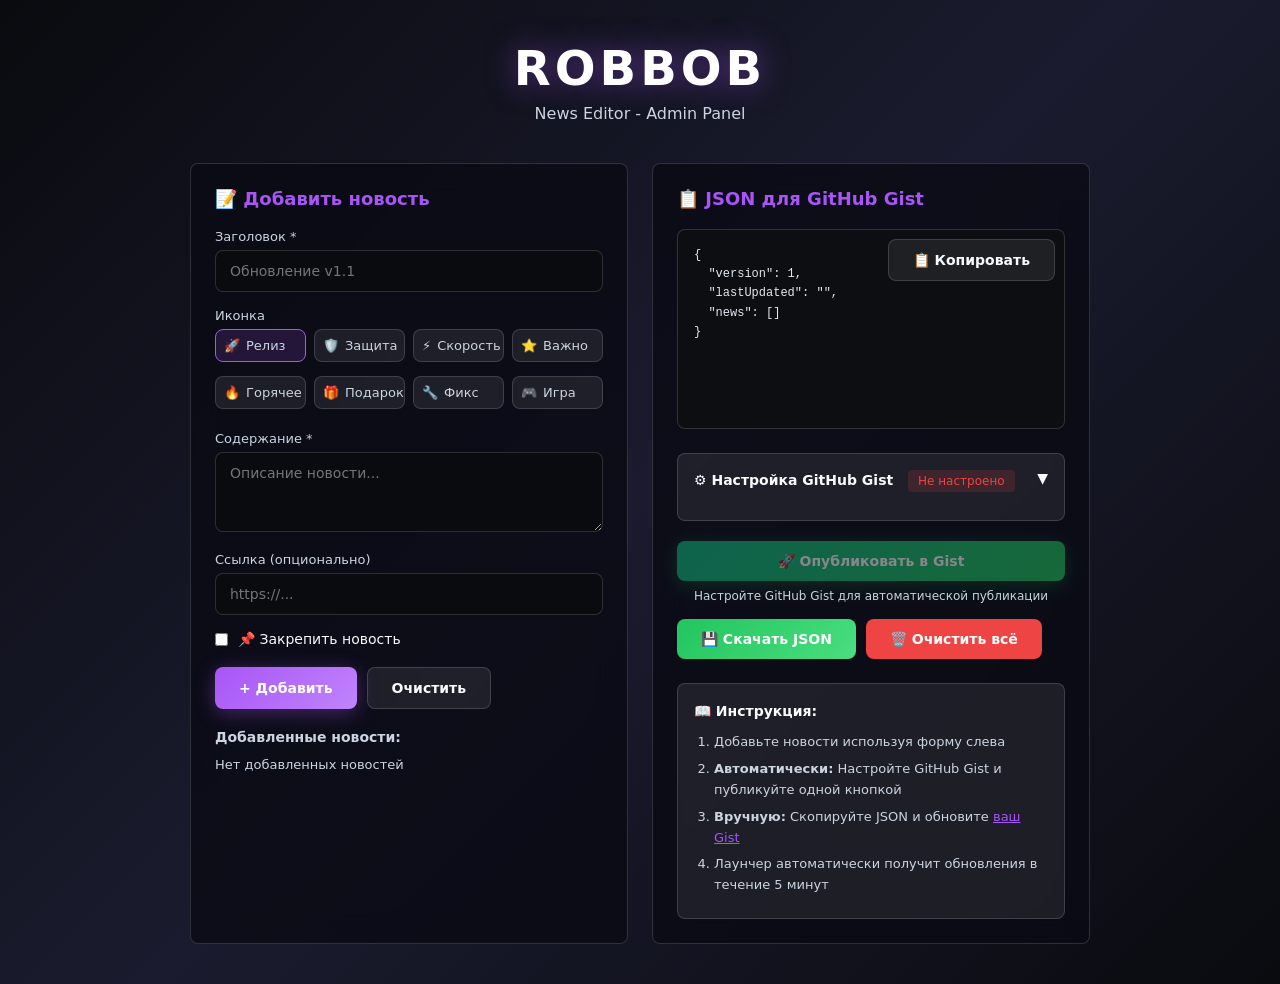
<file: admin/index.html>
<!DOCTYPE html>
<html lang="ru">
<head>
  <meta charset="UTF-8">
  <meta name="viewport" content="width=device-width, initial-scale=1.0">
  <title>RobBob News Editor</title>
  <style>
    :root {
      --bg-1: #0a0b0f;
      --bg-2: #12131a;
      --panel: rgba(10,10,20,0.8);
      --glass: rgba(255,255,255,0.08);
      --border: rgba(255,255,255,0.15);
      --accent: #a855f7;
      --accent-2: #c084fc;
      --green: #22c55e;
      --red: #ef4444;
      --muted: #cbd5e1;
      --text: #f8fafc;
      --radius: 8px;
    }

    * {
      box-sizing: border-box;
      margin: 0;
      padding: 0;
    }

    body {
      font-family: 'Inter', 'Segoe UI', system-ui, -apple-system, sans-serif;
      background: linear-gradient(135deg, #0a0b0f 0%, #1a1b2e 50%, #0a0b0f 100%);
      min-height: 100vh;
      color: var(--text);
      padding: 40px 20px;
    }

    .container {
      max-width: 900px;
      margin: 0 auto;
    }

    .header {
      text-align: center;
      margin-bottom: 40px;
    }

    .logo {
      font-size: 48px;
      font-weight: 900;
      letter-spacing: 4px;
      color: #ffffff;
      text-shadow: 0 0 30px rgba(168,85,247,0.5);
      margin-bottom: 8px;
    }

    .subtitle {
      color: var(--muted);
      font-size: 16px;
    }

    .layout {
      display: grid;
      grid-template-columns: 1fr 1fr;
      gap: 24px;
    }

    @media (max-width: 768px) {
      .layout {
        grid-template-columns: 1fr;
      }
    }

    .panel {
      background: var(--panel);
      border: 1px solid var(--border);
      border-radius: var(--radius);
      padding: 24px;
      backdrop-filter: blur(16px);
    }

    .panel h2 {
      color: var(--accent);
      font-size: 18px;
      margin-bottom: 20px;
      display: flex;
      align-items: center;
      gap: 8px;
    }

    .form-group {
      margin-bottom: 16px;
    }

    label {
      display: block;
      font-size: 13px;
      color: var(--muted);
      margin-bottom: 6px;
    }

    input, textarea, select {
      width: 100%;
      padding: 12px 14px;
      background: var(--bg-1);
      border: 1px solid var(--border);
      border-radius: var(--radius);
      color: var(--text);
      font-family: inherit;
      font-size: 14px;
      transition: border-color 0.2s;
    }

    input:focus, textarea:focus, select:focus {
      outline: none;
      border-color: var(--accent);
    }

    textarea {
      resize: vertical;
      min-height: 80px;
    }

    .checkbox-group {
      display: flex;
      align-items: center;
      gap: 10px;
    }

    .checkbox-group input {
      width: auto;
    }

    .checkbox-group label {
      margin-bottom: 0;
      color: var(--text);
      font-size: 14px;
    }

    .btn {
      padding: 12px 24px;
      border: none;
      border-radius: var(--radius);
      font-family: inherit;
      font-size: 14px;
      font-weight: 600;
      cursor: pointer;
      transition: all 0.2s;
      display: inline-flex;
      align-items: center;
      justify-content: center;
      gap: 8px;
    }

    .btn-primary {
      background: linear-gradient(135deg, var(--accent), var(--accent-2));
      color: #fff;
      box-shadow: 0 4px 20px rgba(168,85,247,0.35);
    }

    .btn-primary:hover {
      filter: brightness(1.1);
      transform: translateY(-2px);
    }

    .btn-success {
      background: linear-gradient(135deg, var(--green), #4ade80);
      color: #fff;
    }

    .btn-success:hover {
      filter: brightness(1.1);
    }

    .btn-danger {
      background: var(--red);
      color: #fff;
    }

    .btn-ghost {
      background: var(--glass);
      color: var(--text);
      border: 1px solid var(--border);
    }

    .btn-ghost:hover {
      background: rgba(255,255,255,0.12);
    }

    .btn-group {
      display: flex;
      gap: 10px;
      margin-top: 20px;
    }

    .output-area {
      position: relative;
    }

    #jsonOutput {
      background: #0d0e12;
      border: 1px solid var(--border);
      border-radius: var(--radius);
      padding: 16px;
      font-family: 'Fira Code', 'Consolas', monospace;
      font-size: 12px;
      line-height: 1.6;
      color: #e2e8f0;
      white-space: pre-wrap;
      word-break: break-word;
      max-height: 400px;
      overflow-y: auto;
      min-height: 200px;
    }

    .copy-btn {
      position: absolute;
      top: 10px;
      right: 10px;
    }

    .news-list {
      margin-top: 20px;
    }

    .news-item {
      background: var(--glass);
      border: 1px solid var(--border);
      border-radius: var(--radius);
      padding: 14px;
      margin-bottom: 10px;
      display: flex;
      align-items: center;
      gap: 12px;
    }

    .news-item.pinned {
      border-color: var(--accent);
    }

    .news-item-icon {
      font-size: 24px;
    }

    .news-item-content {
      flex: 1;
      min-width: 0;
    }

    .news-item-title {
      font-weight: 600;
      font-size: 14px;
      margin-bottom: 4px;
      white-space: nowrap;
      overflow: hidden;
      text-overflow: ellipsis;
    }

    .news-item-date {
      font-size: 11px;
      color: var(--muted);
    }

    .news-item-actions {
      display: flex;
      gap: 6px;
    }

    .news-item-actions button {
      padding: 6px 10px;
      font-size: 12px;
    }

    .toast {
      position: fixed;
      bottom: 20px;
      right: 20px;
      padding: 14px 20px;
      background: var(--panel);
      border: 1px solid var(--green);
      border-radius: var(--radius);
      color: var(--text);
      font-size: 14px;
      animation: slideUp 0.3s ease;
      z-index: 1000;
    }

    @keyframes slideUp {
      from {
        transform: translateY(20px);
        opacity: 0;
      }
      to {
        transform: translateY(0);
        opacity: 1;
      }
    }

    .instructions {
      background: var(--glass);
      border: 1px solid var(--border);
      border-radius: var(--radius);
      padding: 16px;
      margin-top: 24px;
      font-size: 13px;
      color: var(--muted);
      line-height: 1.6;
    }

    .instructions h3 {
      color: var(--text);
      font-size: 14px;
      margin-bottom: 10px;
    }

    .instructions ol {
      margin-left: 20px;
    }

    .instructions li {
      margin-bottom: 6px;
    }

    .instructions a {
      color: var(--accent);
    }

    .emoji-select {
      display: grid;
      grid-template-columns: repeat(auto-fill, minmax(80px, 1fr));
      gap: 8px;
    }

    .emoji-option {
      display: flex;
      align-items: center;
      gap: 6px;
      padding: 8px;
      background: var(--glass);
      border: 1px solid var(--border);
      border-radius: var(--radius);
      cursor: pointer;
      font-size: 13px;
      transition: all 0.2s;
    }

    .emoji-option:hover {
      border-color: var(--accent);
    }

    .emoji-option.selected {
      border-color: var(--accent);
      background: rgba(168,85,247,0.15);
    }

    .emoji-option input {
      display: none;
    }

    .gist-config {
      background: var(--glass);
      border: 1px solid var(--border);
      border-radius: var(--radius);
      padding: 16px;
      margin-top: 24px;
    }

    .gist-config h3 {
      color: var(--text);
      font-size: 14px;
      margin-bottom: 12px;
    }

    .gist-status {
      display: inline-flex;
      align-items: center;
      gap: 6px;
      padding: 4px 10px;
      border-radius: 4px;
      font-size: 12px;
      font-weight: 500;
      margin-left: 10px;
    }

    .gist-status.connected {
      background: rgba(34, 197, 94, 0.15);
      color: var(--green);
    }

    .gist-status.disconnected {
      background: rgba(239, 68, 68, 0.15);
      color: var(--red);
    }

    .gist-status.publishing {
      background: rgba(168, 85, 247, 0.15);
      color: var(--accent);
    }

    .btn-publish {
      background: linear-gradient(135deg, #10b981, #22c55e);
      color: #fff;
      width: 100%;
      box-shadow: 0 4px 20px rgba(34, 197, 94, 0.35);
    }

    .btn-publish:hover {
      filter: brightness(1.1);
    }

    .btn-publish:disabled {
      opacity: 0.5;
      cursor: not-allowed;
    }

    .publish-info {
      font-size: 12px;
      color: var(--muted);
      margin-top: 8px;
      text-align: center;
    }

    .collapsible-section {
      cursor: pointer;
      user-select: none;
    }

    .collapsible-section:hover h3 {
      color: var(--accent);
    }

    .collapsible-content {
      max-height: 0;
      overflow: hidden;
      transition: max-height 0.3s ease;
    }

    .collapsible-content.open {
      max-height: 500px;
    }

    .toggle-icon {
      float: right;
      transition: transform 0.3s;
    }

    .toggle-icon.open {
      transform: rotate(180deg);
    }
  </style>
</head>
<body>
  <div class="container">
    <header class="header">
      <div class="logo">ROBBOB</div>
      <div class="subtitle">News Editor - Admin Panel</div>
    </header>

    <div class="layout">
      <!-- Editor Panel -->
      <div class="panel">
        <h2>📝 Добавить новость</h2>
        
        <form id="newsForm">
          <div class="form-group">
            <label for="title">Заголовок *</label>
            <input type="text" id="title" placeholder="Обновление v1.1" required>
          </div>

          <div class="form-group">
            <label>Иконка</label>
            <div class="emoji-select" id="emojiSelect">
              <label class="emoji-option selected">
                <input type="radio" name="emoji" value="rocket" checked>
                <span>🚀</span> Релиз
              </label>
              <label class="emoji-option">
                <input type="radio" name="emoji" value="shield">
                <span>🛡️</span> Защита
              </label>
              <label class="emoji-option">
                <input type="radio" name="emoji" value="zap">
                <span>⚡</span> Скорость
              </label>
              <label class="emoji-option">
                <input type="radio" name="emoji" value="star">
                <span>⭐</span> Важно
              </label>
              <label class="emoji-option">
                <input type="radio" name="emoji" value="fire">
                <span>🔥</span> Горячее
              </label>
              <label class="emoji-option">
                <input type="radio" name="emoji" value="gift">
                <span>🎁</span> Подарок
              </label>
              <label class="emoji-option">
                <input type="radio" name="emoji" value="fix">
                <span>🔧</span> Фикс
              </label>
              <label class="emoji-option">
                <input type="radio" name="emoji" value="game">
                <span>🎮</span> Игра
              </label>
            </div>
          </div>

          <div class="form-group">
            <label for="content">Содержание *</label>
            <textarea id="content" placeholder="Описание новости..." required></textarea>
          </div>

          <div class="form-group">
            <label for="link">Ссылка (опционально)</label>
            <input type="url" id="link" placeholder="https://...">
          </div>

          <div class="form-group">
            <div class="checkbox-group">
              <input type="checkbox" id="pinned">
              <label for="pinned">📌 Закрепить новость</label>
            </div>
          </div>

          <div class="btn-group">
            <button type="submit" class="btn btn-primary">+ Добавить</button>
            <button type="button" class="btn btn-ghost" id="clearForm">Очистить</button>
          </div>
        </form>

        <!-- News List -->
        <div class="news-list" id="newsList">
          <h3 style="margin: 20px 0 12px; font-size: 14px; color: var(--muted);">Добавленные новости:</h3>
          <div id="newsItems">
            <p style="color: var(--muted); font-size: 13px;">Нет добавленных новостей</p>
          </div>
        </div>
      </div>

      <!-- Output Panel -->
      <div class="panel">
        <h2>📋 JSON для GitHub Gist</h2>
        
        <div class="output-area">
          <button class="btn btn-ghost copy-btn" id="copyBtn">📋 Копировать</button>
          <div id="jsonOutput">{
  "version": 1,
  "lastUpdated": "",
  "news": []
}</div>
        </div>

        <!-- Gist Configuration -->
        <div class="gist-config">
          <div class="collapsible-section" id="gistConfigHeader">
            <h3>
              ⚙️ Настройка GitHub Gist
              <span class="gist-status disconnected" id="gistStatus">Не настроено</span>
              <span class="toggle-icon" id="toggleIcon">▼</span>
            </h3>
          </div>
          <div class="collapsible-content" id="gistConfigContent">
            <div class="form-group">
              <label for="githubToken">GitHub Personal Access Token</label>
              <input type="password" id="githubToken" placeholder="ghp_xxxxxxxxxxxx">
              <small style="font-size: 11px; color: var(--muted); display: block; margin-top: 4px;">
                Создайте токен с правами gist на <a href="https://github.com/settings/tokens/new" target="_blank" style="color: var(--accent);">github.com/settings/tokens</a>
              </small>
            </div>
            <div class="form-group">
              <label for="gistId">Gist ID</label>
              <input type="text" id="gistId" placeholder="a1b2c3d4e5f6g7h8i9j0">
              <small style="font-size: 11px; color: var(--muted); display: block; margin-top: 4px;">
                ID из URL вашего Gist (например: gist.github.com/username/<strong>gist_id</strong>)
              </small>
            </div>
            <button class="btn btn-primary" id="saveGistConfig" style="width: 100%;">💾 Сохранить настройки</button>
          </div>
        </div>

        <!-- Publish Button -->
        <div class="btn-group">
          <button class="btn btn-publish" id="publishBtn" disabled>
            🚀 Опубликовать в Gist
          </button>
        </div>
        <div class="publish-info" id="publishInfo">
          Настройте GitHub Gist для автоматической публикации
        </div>

        <div class="btn-group" style="margin-top: 16px;">
          <button class="btn btn-success" id="downloadBtn">💾 Скачать JSON</button>
          <button class="btn btn-danger" id="clearAll">🗑️ Очистить всё</button>
        </div>

        <div class="instructions">
          <h3>📖 Инструкция:</h3>
          <ol>
            <li>Добавьте новости используя форму слева</li>
            <li><strong>Автоматически:</strong> Настройте GitHub Gist и публикуйте одной кнопкой</li>
            <li><strong>Вручную:</strong> Скопируйте JSON и обновите <a href="https://gist.github.com" target="_blank">ваш Gist</a></li>
            <li>Лаунчер автоматически получит обновления в течение 5 минут</li>
          </ol>
        </div>
      </div>
    </div>
  </div>

  <script>
    // News data storage
    let newsData = {
      version: 1,
      lastUpdated: new Date().toISOString(),
      news: []
    };

    // Gist configuration storage
    let gistConfig = {
      token: '',
      gistId: ''
    };

    // DOM Elements
    const form = document.getElementById('newsForm');
    const jsonOutput = document.getElementById('jsonOutput');
    const newsItems = document.getElementById('newsItems');
    const copyBtn = document.getElementById('copyBtn');
    const downloadBtn = document.getElementById('downloadBtn');
    const clearAll = document.getElementById('clearAll');
    const clearForm = document.getElementById('clearForm');
    const emojiOptions = document.querySelectorAll('.emoji-option');
    
    // Gist DOM Elements
    const gistConfigHeader = document.getElementById('gistConfigHeader');
    const gistConfigContent = document.getElementById('gistConfigContent');
    const toggleIcon = document.getElementById('toggleIcon');
    const githubToken = document.getElementById('githubToken');
    const gistId = document.getElementById('gistId');
    const saveGistConfig = document.getElementById('saveGistConfig');
    const publishBtn = document.getElementById('publishBtn');
    const publishInfo = document.getElementById('publishInfo');
    const gistStatus = document.getElementById('gistStatus');

    // Emoji map
    const emojiMap = {
      'rocket': '🚀',
      'shield': '🛡️',
      'zap': '⚡',
      'star': '⭐',
      'fire': '🔥',
      'gift': '🎁',
      'fix': '🔧',
      'game': '🎮'
    };

    // Load from localStorage
    function loadData() {
      const saved = localStorage.getItem('robbob_news_editor');
      if (saved) {
        try {
          newsData = JSON.parse(saved);
          updateOutput();
          renderNewsList();
        } catch (e) {}
      }
    }

    // Save to localStorage
    function saveData() {
      localStorage.setItem('robbob_news_editor', JSON.stringify(newsData));
    }

    // Update JSON output
    function updateOutput() {
      newsData.lastUpdated = new Date().toISOString();
      jsonOutput.textContent = JSON.stringify(newsData, null, 2);
    }

    // Render news list
    function renderNewsList() {
      if (newsData.news.length === 0) {
        newsItems.innerHTML = '<p style="color: var(--muted); font-size: 13px;">Нет добавленных новостей</p>';
        return;
      }

      newsItems.innerHTML = newsData.news.map((item, index) => `
        <div class="news-item ${item.pinned ? 'pinned' : ''}">
          <span class="news-item-icon">${emojiMap[item.emoji] || '📰'}</span>
          <div class="news-item-content">
            <div class="news-item-title">${escapeHtml(item.title)}</div>
            <div class="news-item-date">${item.date}</div>
          </div>
          <div class="news-item-actions">
            <button class="btn btn-ghost" onclick="editNews(${index})">✏️</button>
            <button class="btn btn-danger" onclick="deleteNews(${index})">🗑️</button>
          </div>
        </div>
      `).join('');
    }

    // Generate unique ID
    function generateId() {
      return 'news-' + Date.now() + '-' + Math.random().toString(36).substr(2, 9);
    }

    // Escape HTML
    function escapeHtml(text) {
      const div = document.createElement('div');
      div.textContent = text;
      return div.innerHTML;
    }

    // Handle emoji selection
    emojiOptions.forEach(option => {
      option.addEventListener('click', () => {
        emojiOptions.forEach(o => o.classList.remove('selected'));
        option.classList.add('selected');
      });
    });

    // Form submit
    form.addEventListener('submit', (e) => {
      e.preventDefault();

      const title = document.getElementById('title').value.trim();
      const content = document.getElementById('content').value.trim();
      const link = document.getElementById('link').value.trim();
      const pinned = document.getElementById('pinned').checked;
      const emoji = document.querySelector('input[name="emoji"]:checked').value;

      if (!title || !content) return;

      const newsItem = {
        id: generateId(),
        title,
        emoji,
        content,
        date: new Date().toISOString().split('T')[0],
        pinned,
        link: link || null
      };

      newsData.news.unshift(newsItem);
      saveData();
      updateOutput();
      renderNewsList();
      
      // Reset form
      form.reset();
      emojiOptions.forEach(o => o.classList.remove('selected'));
      emojiOptions[0].classList.add('selected');
      
      showToast('Новость добавлена!');
    });

    // Delete news
    window.deleteNews = function(index) {
      if (confirm('Удалить эту новость?')) {
        newsData.news.splice(index, 1);
        saveData();
        updateOutput();
        renderNewsList();
        showToast('Новость удалена');
      }
    };

    // Edit news (populate form)
    window.editNews = function(index) {
      const item = newsData.news[index];
      document.getElementById('title').value = item.title;
      document.getElementById('content').value = item.content;
      document.getElementById('link').value = item.link || '';
      document.getElementById('pinned').checked = item.pinned;
      
      // Select emoji
      emojiOptions.forEach(o => {
        o.classList.remove('selected');
        if (o.querySelector('input').value === item.emoji) {
          o.classList.add('selected');
          o.querySelector('input').checked = true;
        }
      });

      // Remove item and scroll to form
      newsData.news.splice(index, 1);
      saveData();
      updateOutput();
      renderNewsList();
      
      window.scrollTo({ top: 0, behavior: 'smooth' });
      document.getElementById('title').focus();
    };

    // Copy to clipboard
    copyBtn.addEventListener('click', async () => {
      try {
        await navigator.clipboard.writeText(jsonOutput.textContent);
        showToast('JSON скопирован в буфер обмена!');
      } catch (e) {
        // Fallback
        const textarea = document.createElement('textarea');
        textarea.value = jsonOutput.textContent;
        document.body.appendChild(textarea);
        textarea.select();
        document.execCommand('copy');
        document.body.removeChild(textarea);
        showToast('JSON скопирован!');
      }
    });

    // Download JSON
    downloadBtn.addEventListener('click', () => {
      const blob = new Blob([JSON.stringify(newsData, null, 2)], { type: 'application/json' });
      const url = URL.createObjectURL(blob);
      const a = document.createElement('a');
      a.href = url;
      a.download = 'news.json';
      a.click();
      URL.revokeObjectURL(url);
      showToast('Файл скачан!');
    });

    // Clear all
    clearAll.addEventListener('click', () => {
      if (confirm('Очистить все новости?')) {
        newsData.news = [];
        saveData();
        updateOutput();
        renderNewsList();
        showToast('Все новости удалены');
      }
    });

    // Clear form
    clearForm.addEventListener('click', () => {
      form.reset();
      emojiOptions.forEach(o => o.classList.remove('selected'));
      emojiOptions[0].classList.add('selected');
    });

    // Toast notification
    function showToast(message) {
      const existing = document.querySelector('.toast');
      if (existing) existing.remove();

      const toast = document.createElement('div');
      toast.className = 'toast';
      toast.textContent = message;
      document.body.appendChild(toast);

      setTimeout(() => {
        toast.style.opacity = '0';
        toast.style.transition = 'opacity 0.3s';
        setTimeout(() => toast.remove(), 300);
      }, 2500);
    }

    // ========================================
    // GitHub Gist Integration
    // ========================================

    // Load Gist configuration
    function loadGistConfig() {
      const saved = localStorage.getItem('robbob_gist_config');
      if (saved) {
        try {
          gistConfig = JSON.parse(saved);
          githubToken.value = gistConfig.token || '';
          gistId.value = gistConfig.gistId || '';
          updateGistStatus();
        } catch (e) {
          console.error('Error loading Gist config:', e);
        }
      }
    }

    // Save Gist configuration
    function saveGistConfigToStorage() {
      const token = githubToken.value.trim();
      const id = gistId.value.trim();
      
      if (!token || !id) {
        showToast('Заполните все поля настройки');
        return;
      }

      gistConfig = { token, gistId: id };
      localStorage.setItem('robbob_gist_config', JSON.stringify(gistConfig));
      updateGistStatus();
      showToast('Настройки Gist сохранены!');
    }

    // Update Gist status indicator
    function updateGistStatus() {
      const isConfigured = gistConfig.token && gistConfig.gistId;
      
      if (isConfigured) {
        gistStatus.textContent = '✓ Настроено';
        gistStatus.className = 'gist-status connected';
        publishBtn.disabled = false;
        publishInfo.textContent = 'Готово к публикации';
      } else {
        gistStatus.textContent = 'Не настроено';
        gistStatus.className = 'gist-status disconnected';
        publishBtn.disabled = true;
        publishInfo.textContent = 'Настройте GitHub Gist для автоматической публикации';
      }
    }

    // Toggle Gist configuration section
    gistConfigHeader.addEventListener('click', () => {
      const isOpen = gistConfigContent.classList.toggle('open');
      toggleIcon.classList.toggle('open', isOpen);
    });

    // Save Gist config button
    saveGistConfig.addEventListener('click', saveGistConfigToStorage);

    // Publish to GitHub Gist
    async function publishToGist() {
      if (!gistConfig.token || !gistConfig.gistId) {
        showToast('Настройте GitHub Gist перед публикацией');
        return;
      }

      // Update status
      publishBtn.disabled = true;
      publishBtn.textContent = '⏳ Публикация...';
      publishInfo.textContent = 'Отправка данных на GitHub...';
      gistStatus.textContent = '⏳ Публикация';
      gistStatus.className = 'gist-status publishing';

      try {
        // Prepare the JSON content
        const jsonContent = JSON.stringify(newsData, null, 2);

        // GitHub Gist API endpoint
        const apiUrl = `https://api.github.com/gists/${gistConfig.gistId}`;

        // Make the PATCH request to update the Gist
        const response = await fetch(apiUrl, {
          method: 'PATCH',
          headers: {
            'Authorization': `token ${gistConfig.token}`,
            'Accept': 'application/vnd.github.v3+json',
            'Content-Type': 'application/json',
          },
          body: JSON.stringify({
            files: {
              'news.json': {
                content: jsonContent
              }
            }
          })
        });

        if (!response.ok) {
          const errorData = await response.json().catch(() => ({}));
          throw new Error(errorData.message || `HTTP ${response.status}: ${response.statusText}`);
        }

        const data = await response.json();
        
        // Success!
        showToast('✅ Новости опубликованы в Gist!');
        publishInfo.innerHTML = `
          Опубликовано: ${new Date().toLocaleTimeString('ru-RU')} |
          <a href="${data.html_url}" target="_blank" style="color: var(--accent);">Открыть Gist</a>
        `;
        updateGistStatus();

      } catch (error) {
        console.error('Error publishing to Gist:', error);
        showToast('❌ Ошибка публикации: ' + error.message);
        publishInfo.textContent = 'Ошибка публикации. Проверьте настройки.';
        updateGistStatus();
      } finally {
        publishBtn.disabled = false;
        publishBtn.textContent = '🚀 Опубликовать в Gist';
      }
    }

    // Publish button click handler
    publishBtn.addEventListener('click', publishToGist);

    // Initialize
    loadData();
    loadGistConfig();
  </script>
</body>
</html>
</file>
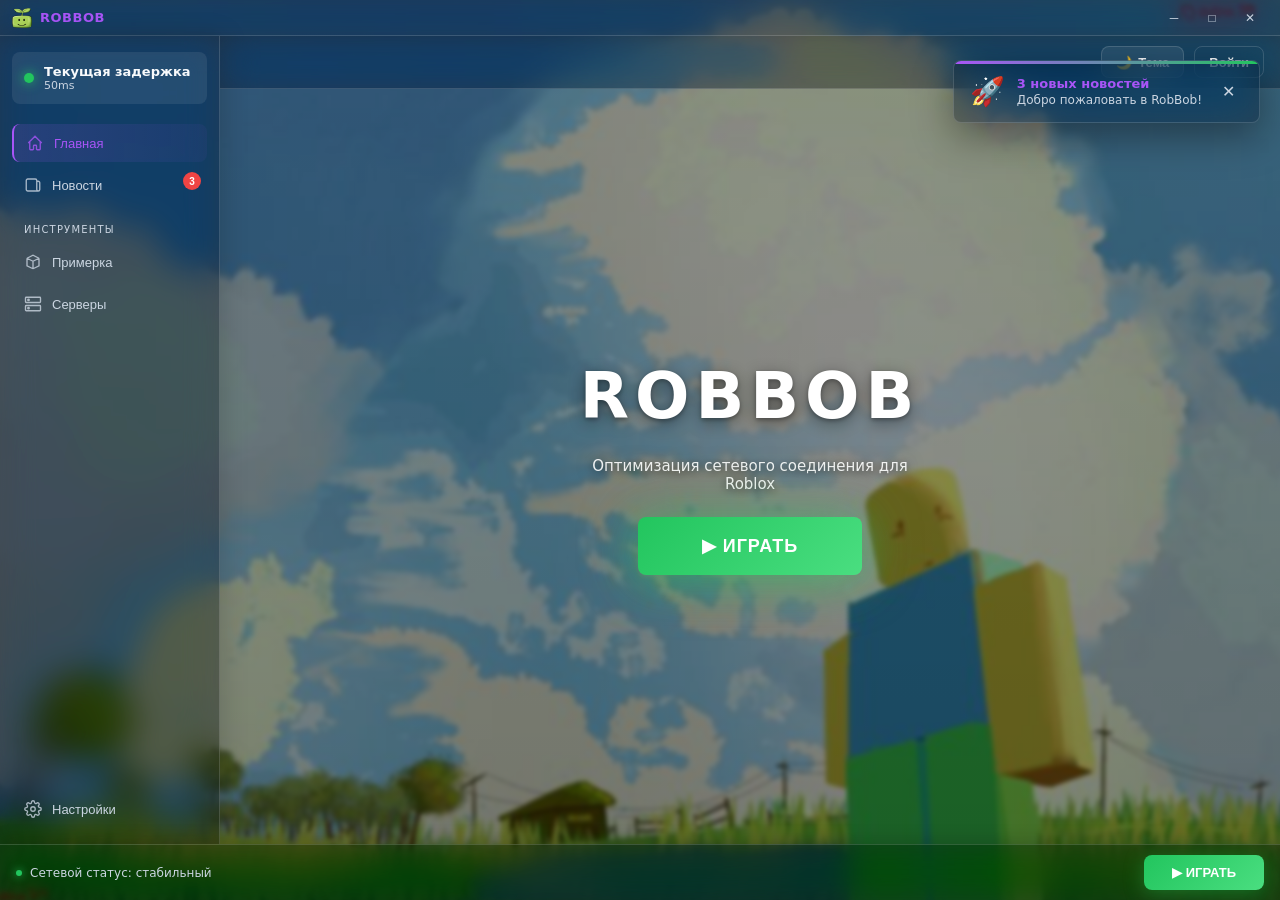
<file: src/index.html>
<!DOCTYPE html>
<html lang="ru">
<head>
  <meta charset="UTF-8">
  <meta name="viewport" content="width=device-width, initial-scale=1.0">
  <meta http-equiv="Content-Security-Policy" content="default-src 'self'; script-src 'self'; style-src 'self' 'unsafe-inline'; img-src 'self' https: data:; connect-src 'self' https:">
  <title>RobBob Launcher</title>
  <link rel="stylesheet" href="styles/main.css">
</head>
<body>
  <!-- Loading Screen -->
  <div class="loading-screen" id="loadingScreen">
    <div class="loading-content">
      <div class="loading-logo">ROBBOB</div>
      <div class="loading-subtitle">Запуск лаунчера...</div>
      <div class="loading-bar">
        <div class="loading-progress" id="loadingProgress"></div>
      </div>
      <div class="loading-status" id="loadingStatus">Инициализация...</div>
    </div>
  </div>

  <!-- Theme Transition Overlay -->
  <div class="theme-transition-overlay" id="themeOverlay"></div>

  <div class="launcher" id="launcher" style="display:none;">
    <!-- Custom Titlebar -->
    <div class="titlebar">
      <div class="logo">
        <div class="logo-icon"></div>
        <span class="logo-text">ROBBOB</span>
      </div>
      <div class="spacer"></div>
      <div class="win-controls">
        <button id="minBtn" title="Свернуть">─</button>
        <button id="maxBtn" title="Развернуть">□</button>
        <button id="closeBtn" class="close" title="Закрыть">✕</button>
      </div>
    </div>

    <div class="layout">
      <!-- Sidebar -->
      <aside class="sidebar">
        <div class="status-block">
          <div class="status-dot" id="connectionDot"></div>
          <div class="status-info">
            <div class="label">Текущая задержка</div>
            <div class="sub"><span id="pingLabel">48ms</span></div>
          </div>
        </div>

        <nav class="nav">
          <button class="nav-item active" data-page="page-main">
            <svg viewBox="0 0 24 24" fill="none" stroke="currentColor">
              <path d="M3 12l9-9 9 9M5 10v10a1 1 0 001 1h3a1 1 0 001-1v-4a1 1 0 011-1h2a1 1 0 011 1v4a1 1 0 001 1h3a1 1 0 001-1V10"/>
            </svg>
            <span>Главная</span>
          </button>

          <button class="nav-item" data-page="page-news">
            <svg viewBox="0 0 24 24" fill="none" stroke="currentColor">
              <path d="M19 20H5a2 2 0 01-2-2V6a2 2 0 012-2h10a2 2 0 012 2v1m2 13a2 2 0 01-2-2V7m2 13a2 2 0 002-2V9a2 2 0 00-2-2h-2"/>
            </svg>
            <span>Новости</span>
          </button>

          <div class="nav-category">Инструменты</div>

          <button class="nav-item" data-page="page-accessories">
            <svg viewBox="0 0 24 24" fill="none" stroke="currentColor">
              <path d="M20 7l-8-4-8 4m16 0l-8 4m8-4v10l-8 4m0-10L4 7m8 4v10M4 7v10l8 4"/>
            </svg>
            <span>Примерка</span>
          </button>

          <button class="nav-item" data-page="page-servers">
            <svg viewBox="0 0 24 24" fill="none" stroke="currentColor">
              <rect x="2" y="3" width="20" height="7" rx="1"/>
              <rect x="2" y="14" width="20" height="7" rx="1"/>
              <circle cx="6" cy="6.5" r="1"/>
              <circle cx="6" cy="17.5" r="1"/>
            </svg>
            <span>Серверы</span>
          </button>
        </nav>

        <div class="sidebar-footer">
          <button class="nav-item" data-page="page-settings">
            <svg viewBox="0 0 24 24" fill="none" stroke="currentColor">
              <circle cx="12" cy="12" r="3"/>
              <path d="M19.4 15a1.65 1.65 0 00.33 1.82l.06.06a2 2 0 01-2.83 2.83l-.06-.06a1.65 1.65 0 00-1.82-.33 1.65 1.65 0 00-1 1.51V21a2 2 0 01-4 0v-.09A1.65 1.65 0 009 19.4a1.65 1.65 0 00-1.82.33l-.06.06a2 2 0 01-2.83-2.83l.06-.06a1.65 1.65 0 00.33-1.82 1.65 1.65 0 00-1.51-1H3a2 2 0 010-4h.09A1.65 1.65 0 004.6 9a1.65 1.65 0 00-.33-1.82l-.06-.06a2 2 0 112.83-2.83l.06.06a1.65 1.65 0 001.82.33H9a1.65 1.65 0 001-1.51V3a2 2 0 114 0v.09a1.65 1.65 0 001 1.51 1.65 1.65 0 001.82-.33l.06-.06a2 2 0 112.83 2.83l-.06.06a1.65 1.65 0 00-.33 1.82V9a1.65 1.65 0 001.51 1H21a2 2 0 010 4h-.09a1.65 1.65 0 00-1.51 1z"/>
            </svg>
            <span>Настройки</span>
          </button>
        </div>
      </aside>

      <!-- Main Content -->
      <main class="content">
        <div class="topbar">
          <div id="userProfile" class="user-profile" style="display:none;"></div>
          <button class="theme-toggle" id="themeToggle" title="Сменить тему">
            <span class="icon">🌙</span>
            <span>Тема</span>
          </button>
          <button class="btn ghost" id="openLogin">Войти</button>
        </div>

        <section class="pages">
          <!-- Main Page -->
          <div id="page-main" class="page page-main active">
            <div class="main-content">
              <div class="main-logo">ROBBOB</div>
              <div class="main-subtitle">Оптимизация сетевого соединения для Roblox</div>
              <button class="play-btn" id="playBtn">▶ ИГРАТЬ</button>
            </div>
          </div>

          <!-- News Page -->
          <div id="page-news" class="page">
            <div class="page-inner">
              <h2 style="margin:0 0 16px 0; color:var(--text);">Новости</h2>
              <div id="newsContainer" class="news-container">
                <!-- News cards will be loaded dynamically -->
                <div class="news-loading">
                  <div class="loading-spinner"></div>
                  <span>Загрузка новостей...</span>
                </div>
              </div>
            </div>
          </div>

          <!-- Accessories Page -->
          <div id="page-accessories" class="page">
            <div class="page-inner" style="display:flex; flex-direction:column; align-items:center; justify-content:center;">
              <div class="card" style="max-width:420px; text-align:center;">
                <h3 style="margin-bottom:12px;">🎭 Catalog Avatar Creator</h3>
                <p style="margin-bottom:16px;">Примерь любые аксессуары на своего аватара перед покупкой.</p>
                <button class="btn primary" style="width:100%;" id="openCatalog">Открыть →</button>
              </div>
            </div>
          </div>

          <!-- Servers Page -->
          <div id="page-servers" class="page">
            <div class="page-inner">
              <h2 style="margin:0 0 16px 0; color:var(--text);">Статус серверов</h2>
              <div class="server-item">
                <div class="name">🇷🇺 Россия (Москва)</div>
                <div class="status-ok">● OK — 48ms</div>
              </div>
              <div class="server-item">
                <div class="name">🇩🇪 Европа (Франкфурт)</div>
                <div class="status-ok">● OK — 72ms</div>
              </div>
              <div class="server-item">
                <div class="name">🇺🇸 США (Нью-Йорк)</div>
                <div class="status-ok">● OK — 120ms</div>
              </div>
            </div>
          </div>

          <!-- Settings Page -->
          <div id="page-settings" class="page">
            <div class="page-inner">
              <h2 style="margin:0 0 16px 0; color:var(--text);">Настройки</h2>
              <div class="card">
                <!-- Network Mode Toggle -->
                  <div class="setting-row">
                    <div class="setting-left">
                      <div class="setting-label-row">
                        <span class="setting-label">Сетевой режим</span>
                        <span class="network-indicator" id="networkIndicator"></span>
                      </div>
                      <div class="setting-desc">Улучшенное сетевое соединение</div>
                      <button class="details-link" id="networkDetailsBtn">подробнее</button>
                    </div>
                    <label class="toggle-switch">
                      <input type="checkbox" id="networkToggle" checked>
                      <span class="toggle-slider"></span>
                    </label>
                  </div>
  
                  <!-- Network Mode Select -->
                  <div class="setting-row" id="networkModeRow">
                    <div>
                      <div class="setting-label">Метод подключения</div>
                      <div class="setting-desc">Если не работает - попробуйте другой вариант</div>
                    </div>
                    <select id="networkModeSelect">
                      <option value="general">Вариант 1</option>
                    </select>
                  </div>

                <div class="setting-row">
                  <div>
                    <div class="setting-label">Тема оформления</div>
                    <div class="setting-desc">Выберите тёмную или светлую тему</div>
                  </div>
                  <select id="themeSelect">
                    <option value="dark">Тёмная</option>
                    <option value="light">Светлая</option>
                  </select>
                </div>
                <div class="setting-row">
                  <div>
                    <div class="setting-label">Сворачивать в трей</div>
                    <div class="setting-desc">При закрытии сворачивать в системный трей</div>
                  </div>
                  <select id="minimizeToTray">
                    <option value="true">Включено</option>
                    <option value="false">Выключено</option>
                  </select>
                </div>
                <div class="setting-row">
                  <div>
                    <div class="setting-label">Версия</div>
                    <div class="setting-desc">RobBob Launcher v1.0.0</div>
                  </div>
                </div>
              </div>
            </div>
          </div>
        </section>
      </main>
    </div>

    <!-- Footer -->
    <div class="footer-bar">
      <div class="footer-status">
        <div class="dot" id="footerDot"></div>
        <span id="footerStatus">Сетевой статус: стабильный</span>
      </div>
      <button class="play-btn-small" id="playBtnFooter">▶ ИГРАТЬ</button>
    </div>
  </div>

  <!-- Login Modal -->
  <div class="modal" id="loginModal">
    <div class="sheet">
      <h2>Вход в аккаунт</h2>
      <p>Введите никнейм Roblox для быстрого переключения.</p>
      <input type="text" id="nickInput" placeholder="Ваш никнейм Roblox">
      <div class="actions">
        <button class="btn ghost" id="loginCancel">Отмена</button>
        <button class="btn primary" id="loginConfirm">Войти</button>
      </div>
    </div>
  </div>

  <!-- Profile Modal -->
  <div class="modal" id="profileModal">
    <div class="sheet profile-sheet">
      <div class="profile-modal-content">
        <div class="profile-avatar-large" id="profileAvatarLarge"></div>
        <div class="profile-info">
          <h2 id="profileDisplayName">Игрок</h2>
          <p class="profile-username" id="profileUsername">@username</p>
          <div class="profile-stats">
            <div class="profile-stat">
              <span class="stat-label">Регистрация</span>
              <span class="stat-value" id="profileCreated">-</span>
            </div>
          </div>
          <div class="profile-actions">
            <button class="btn primary" id="openRobloxProfile">Открыть профиль Roblox</button>
            <button class="btn ghost" id="profileLogout">Выйти</button>
          </div>
        </div>
      </div>
      <div class="actions">
        <button class="btn ghost" id="profileModalClose">Закрыть</button>
      </div>
    </div>
  </div>

  <!-- Network Mode Info Modal -->
  <div class="modal" id="networkModal">
    <div class="sheet network-info-sheet">
      <h2>🛡️ Сетевой режим</h2>
      <div class="network-info-content">
        <p>Сетевой режим улучшает стабильность соединения с игровыми серверами и снижает сетевые задержки.</p>

        <h3>Как это работает?</h3>
        <p>Лаунчер применяет локальные настройки сетевого взаимодействия для повышения стабильности соединения и уменьшения задержек.</p>

        <h3>Безопасно ли это?</h3>
        <p>Да. Все изменения применяются локально на устройстве пользователя и не требуют передачи данных третьим лицам.</p>

        <h3>Технология:</h3>
        <p class="tech-link">Используются общедоступные методы настройки сетевого взаимодействия.</p>
      </div>
      <div class="actions">
        <button class="btn primary" id="networkModalClose">Понятно</button>
      </div>
    </div>
  </div>

  <!-- Telegram Verification Modal -->
  <div class="modal" id="telegramModal">
    <div class="sheet telegram-sheet">
      <h2>📱 Обязательное подтверждение доступа</h2>
      <div class="telegram-content">
        <p><strong>Для использования лаунчера необходимо подписаться на наш Telegram канал и подтвердить подписку.</strong></p>
        <p style="margin-top: 8px; font-size: 0.9em; opacity: 0.8;">Это окно нельзя закрыть до подтверждения.</p>
        
        <div class="telegram-steps">
          <div class="step">
            <span class="step-num">1</span>
            <span>Подпишитесь на канал <a href="#" id="openTelegramChannel" class="telegram-link">@channel</a></span>
          </div>
          <div class="step">
            <span class="step-num">2</span>
            <span>Напишите боту <a href="#" id="openTelegramBot" class="telegram-link">@bot</a> команду /verify</span>
          </div>
          <div class="step">
            <span class="step-num">3</span>
            <span>Введите полученный код ниже</span>
          </div>
        </div>
        
        <input type="text" id="telegramCode" placeholder="Введите код верификации" autocomplete="off">
        <div class="telegram-error" id="telegramError"></div>
      </div>
      <div class="actions">
        <button class="btn ghost" id="telegramCancel">Позже</button>
        <button class="btn primary" id="telegramVerify">Подтвердить</button>
      </div>
    </div>
  </div>

  <!-- Scripts -->
  <script src="scripts/updater.js"></script>
  <script src="scripts/loading.js"></script>
  <script src="scripts/theme.js"></script>
  <script src="scripts/navigation.js"></script>
  <script src="scripts/modals.js"></script>
  <script src="scripts/telegram.js"></script>
  <script src="scripts/bypass.js"></script>
  <script src="scripts/slideshow.js"></script>
  <script src="scripts/news.js"></script>
  <script src="scripts/app.js"></script>
</body>
</html>
</file>
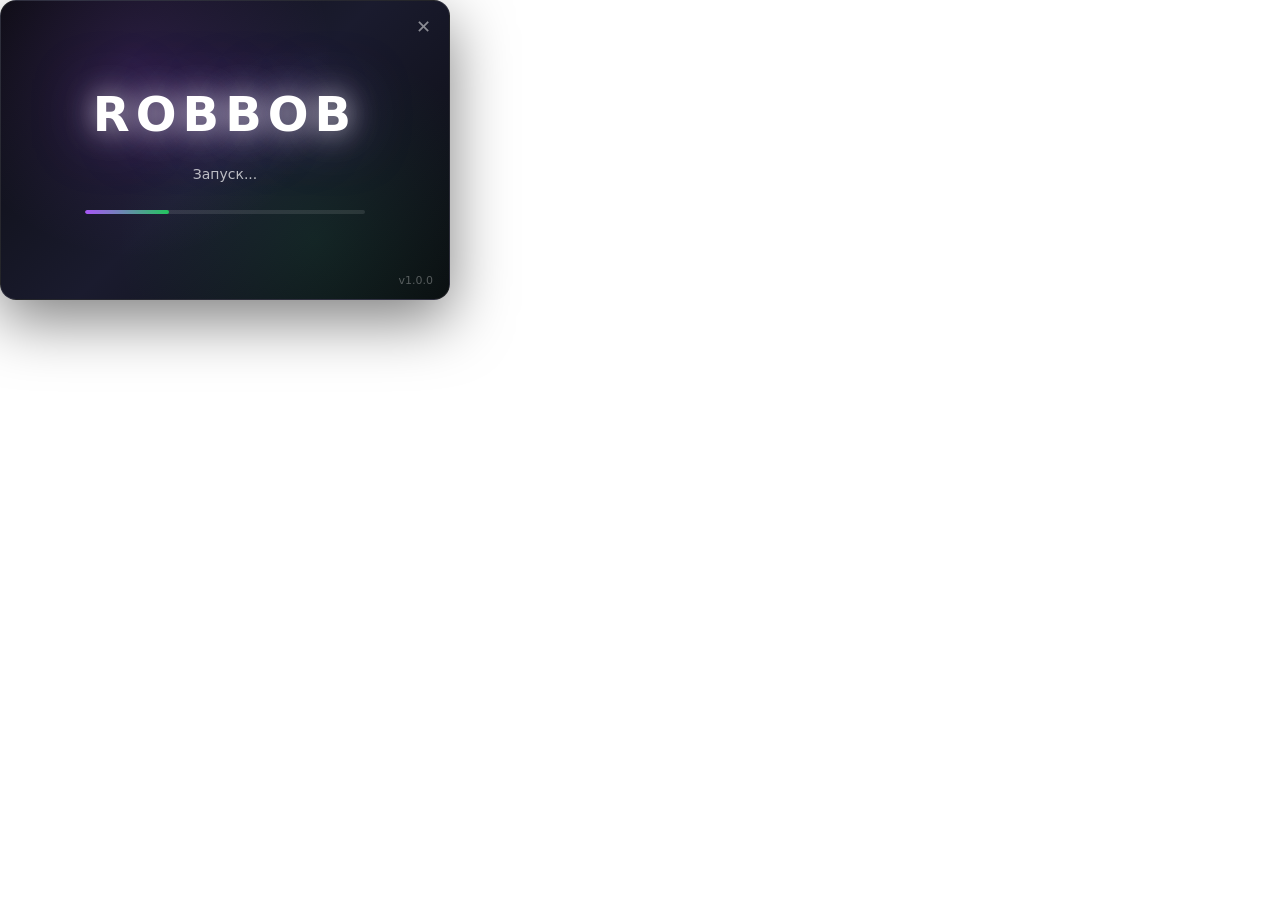
<file: bootstrapper/electron-bootstrapper/src/index.html>
<!DOCTYPE html>
<html lang="ru">
<head>
  <meta charset="UTF-8">
  <meta name="viewport" content="width=device-width, initial-scale=1.0">
  <title>RobBob Launcher</title>
  <style>
    * {
      margin: 0;
      padding: 0;
      box-sizing: border-box;
    }

    body {
      font-family: 'Segoe UI', system-ui, -apple-system, sans-serif;
      background: transparent;
      overflow: hidden;
      user-select: none;
      -webkit-app-region: drag;
    }

    .container {
      width: 450px;
      height: 300px;
      background: linear-gradient(135deg, #0a0b0f 0%, #1a1b2e 50%, #0a0b0f 100%);
      border-radius: 16px;
      border: 1px solid rgba(255,255,255,0.1);
      box-shadow: 0 20px 60px rgba(0,0,0,0.5);
      display: flex;
      flex-direction: column;
      align-items: center;
      justify-content: center;
      position: relative;
      overflow: hidden;
    }

    /* Animated background gradient */
    .container::before {
      content: '';
      position: absolute;
      inset: 0;
      background: radial-gradient(circle at 30% 20%, rgba(168,85,247,0.15) 0%, transparent 50%),
                  radial-gradient(circle at 70% 80%, rgba(34,197,94,0.1) 0%, transparent 50%);
      animation: bgPulse 4s ease-in-out infinite;
    }

    @keyframes bgPulse {
      0%, 100% { opacity: 0.5; }
      50% { opacity: 1; }
    }

    .content {
      position: relative;
      z-index: 1;
      text-align: center;
      display: flex;
      flex-direction: column;
      align-items: center;
      gap: 24px;
    }

    .logo {
      font-size: 48px;
      font-weight: 900;
      letter-spacing: 6px;
      color: #ffffff;
      text-shadow:
        0 0 30px rgba(255,255,255,0.8),
        0 0 60px rgba(168,85,247,0.6);
      animation: logoGlow 2s ease-in-out infinite;
    }

    @keyframes logoGlow {
      0%, 100% {
        text-shadow:
          0 0 30px rgba(255,255,255,0.8),
          0 0 60px rgba(168,85,247,0.6);
      }
      50% {
        text-shadow:
          0 0 40px rgba(255,255,255,1),
          0 0 80px rgba(34,197,94,0.7);
      }
    }

    .status {
      color: rgba(255,255,255,0.7);
      font-size: 14px;
      min-height: 20px;
    }

    .progress-container {
      width: 280px;
    }

    .progress-bar {
      width: 100%;
      height: 4px;
      background: rgba(255,255,255,0.1);
      border-radius: 2px;
      overflow: hidden;
    }

    .progress-fill {
      width: 0%;
      height: 100%;
      background: linear-gradient(90deg, #a855f7, #22c55e);
      border-radius: 2px;
      transition: width 0.3s ease;
    }

    /* Indeterminate loading animation */
    .progress-fill.loading {
      width: 30%;
      animation: loading 1.5s ease-in-out infinite;
    }

    @keyframes loading {
      0% { transform: translateX(-100%); }
      100% { transform: translateX(400%); }
    }

    /* Error state */
    .error-container {
      display: none;
      flex-direction: column;
      align-items: center;
      gap: 16px;
    }

    .error-container.show {
      display: flex;
    }

    .content.has-error .progress-container,
    .content.has-error .status {
      display: none;
    }

    .error-icon {
      width: 56px;
      height: 56px;
      border-radius: 50%;
      background: #ef4444;
      display: flex;
      align-items: center;
      justify-content: center;
      font-size: 28px;
      color: #fff;
    }

    .error-message {
      color: #ef4444;
      font-size: 14px;
      max-width: 300px;
    }

    .retry-btn {
      -webkit-app-region: no-drag;
      padding: 10px 32px;
      border-radius: 8px;
      border: none;
      background: linear-gradient(135deg, #a855f7, #c084fc);
      color: #fff;
      font-family: inherit;
      font-size: 14px;
      font-weight: 600;
      cursor: pointer;
      transition: all 0.2s ease;
      box-shadow: 0 4px 20px rgba(168,85,247,0.4);
    }

    .retry-btn:hover {
      transform: translateY(-2px);
      box-shadow: 0 6px 30px rgba(168,85,247,0.5);
    }

    /* Close button */
    .close-btn {
      -webkit-app-region: no-drag;
      position: absolute;
      top: 12px;
      right: 12px;
      width: 28px;
      height: 28px;
      border-radius: 6px;
      border: none;
      background: transparent;
      color: rgba(255,255,255,0.5);
      font-size: 18px;
      cursor: pointer;
      transition: all 0.2s ease;
      display: flex;
      align-items: center;
      justify-content: center;
      z-index: 10;
    }

    .close-btn:hover {
      background: rgba(239,68,68,0.2);
      color: #ef4444;
    }

    /* Version info */
    .version {
      position: absolute;
      bottom: 12px;
      right: 16px;
      font-size: 11px;
      color: rgba(255,255,255,0.3);
    }
  </style>
</head>
<body>
  <div class="container">
    <button class="close-btn" id="closeBtn">✕</button>
    
    <div class="content" id="content">
      <div class="logo">ROBBOB</div>
      
      <div class="status" id="status">Запуск...</div>
      
      <div class="progress-container">
        <div class="progress-bar">
          <div class="progress-fill loading" id="progressFill"></div>
        </div>
      </div>
      
      <div class="error-container" id="errorContainer">
        <div class="error-icon">✕</div>
        <div class="error-message" id="errorMessage">Ошибка загрузки</div>
        <button class="retry-btn" id="retryBtn">Попробовать снова</button>
      </div>
    </div>
    
    <div class="version">v1.0.0</div>
  </div>

  <script>
    const statusEl = document.getElementById('status');
    const progressFill = document.getElementById('progressFill');
    const content = document.getElementById('content');
    const errorContainer = document.getElementById('errorContainer');
    const errorMessage = document.getElementById('errorMessage');
    const retryBtn = document.getElementById('retryBtn');
    const closeBtn = document.getElementById('closeBtn');

    // Listen for status updates from main process
    window.bootstrapper.onStatus((data) => {
      if (data.type === 'status') {
        statusEl.textContent = data.message;
        content.classList.remove('has-error');
        errorContainer.classList.remove('show');
        
        if (data.progress !== null) {
          progressFill.classList.remove('loading');
          progressFill.style.width = data.progress + '%';
        } else {
          progressFill.classList.add('loading');
          progressFill.style.width = '';
        }
      } else if (data.type === 'error') {
        content.classList.add('has-error');
        errorContainer.classList.add('show');
        errorMessage.textContent = data.message;
      }
    });

    // Retry button
    retryBtn.addEventListener('click', () => {
      content.classList.remove('has-error');
      errorContainer.classList.remove('show');
      progressFill.classList.add('loading');
      statusEl.textContent = 'Повторная попытка...';
      window.bootstrapper.retry();
    });

    // Close button
    closeBtn.addEventListener('click', () => {
      window.bootstrapper.close();
    });
  </script>
</body>
</html>
</file>
<file: src/styles/main.css>
/* ========================================
   RobBob Launcher - Main Styles
   ======================================== */

/* CSS Variables - Theme */
:root {
  --bg-1: #0a0b0f;
  --bg-2: #12131a;
  --panel: rgba(10,10,20,0.35);
  --glass: rgba(255,255,255,0.08);
  --border: rgba(255,255,255,0.15);
  --accent: #a855f7;
  --accent-2: #c084fc;
  --accent-glow: rgba(168,85,247,0.35);
  --green: #22c55e;
  --green-2: #4ade80;
  --green-glow: rgba(34,197,94,0.35);
  --red: #ef4444;
  --red-glow: rgba(239,68,68,0.35);
  --yellow: #eab308;
  --muted: #cbd5e1;
  --text: #f8fafc;
  --radius: 8px;
  --shadow: 0 8px 32px rgba(0,0,0,0.5);
  --transition: 180ms cubic-bezier(.2,.9,.3,1);
}

/* Light Theme */
:root[data-theme='light'] {
  --bg-1: #f8fafc;
  --bg-2: #ffffff;
  --panel: rgba(255,255,255,0.25);
  --glass: rgba(255,255,255,0.2);
  --border: rgba(255,255,255,0.4);
  --accent: #7c3aed;
  --accent-2: #8b5cf6;
  --accent-glow: rgba(124,58,237,0.4);
  --green: #16a34a;
  --green-2: #22c55e;
  --green-glow: rgba(22,163,74,0.35);
  --red: #dc2626;
  --red-glow: rgba(220,38,38,0.25);
  --muted: #334155;
  --text: #1e293b;
}

/* ========================================
   Loading Screen
   ======================================== */

.loading-screen {
  position: fixed;
  inset: 0;
  background: linear-gradient(135deg, #0a0b0f 0%, #1a1b2e 50%, #0a0b0f 100%);
  display: flex;
  align-items: center;
  justify-content: center;
  z-index: 9999;
  transition: opacity 0.5s ease, visibility 0.5s ease;
}

.loading-screen.hidden {
  opacity: 0;
  visibility: hidden;
}

.loading-content {
  text-align: center;
  display: flex;
  flex-direction: column;
  align-items: center;
  gap: 20px;
}

.loading-logo {
  font-size: 72px;
  font-weight: 900;
  letter-spacing: 8px;
  color: #ffffff;
  text-shadow:
    0 0 30px rgba(255,255,255,0.9),
    0 0 60px rgba(168,85,247,0.7),
    0 0 90px rgba(168,85,247,0.5);
  animation: loadingPulse 2s ease-in-out infinite;
}

@keyframes loadingPulse {
  0%, 100% {
    text-shadow:
      0 0 30px rgba(255,255,255,0.9),
      0 0 60px rgba(168,85,247,0.7),
      0 0 90px rgba(168,85,247,0.5);
  }
  50% {
    text-shadow:
      0 0 40px rgba(255,255,255,1),
      0 0 80px rgba(34,197,94,0.8),
      0 0 120px rgba(34,197,94,0.6);
  }
}

.loading-subtitle {
  color: rgba(255,255,255,0.7);
  font-size: 16px;
  font-weight: 500;
}

.loading-bar {
  width: 300px;
  height: 4px;
  background: rgba(255,255,255,0.1);
  border-radius: 2px;
  overflow: hidden;
}

.loading-progress {
  height: 100%;
  width: 0%;
  background: linear-gradient(90deg, #a855f7, #22c55e);
  border-radius: 2px;
  transition: width 0.3s ease;
}

.loading-status {
  color: rgba(255,255,255,0.5);
  font-size: 13px;
}

/* Update Available UI in Loading Screen */
.update-available {
  display: flex;
  flex-direction: column;
  align-items: center;
  gap: 16px;
}

.update-badge {
  background: linear-gradient(135deg, #a855f7, #c084fc);
  color: #fff;
  padding: 8px 20px;
  border-radius: 20px;
  font-size: 14px;
  font-weight: 600;
  box-shadow: 0 4px 20px rgba(168,85,247,0.4);
  animation: updatePulse 2s ease-in-out infinite;
}

@keyframes updatePulse {
  0%, 100% { transform: scale(1); box-shadow: 0 4px 20px rgba(168,85,247,0.4); }
  50% { transform: scale(1.02); box-shadow: 0 6px 30px rgba(168,85,247,0.6); }
}

.update-versions {
  color: rgba(255,255,255,0.7);
  font-size: 14px;
}

.update-buttons {
  display: flex;
  gap: 12px;
  margin-top: 8px;
}

.update-btn {
  padding: 12px 32px;
  border-radius: 8px;
  border: none;
  font-family: inherit;
  font-size: 14px;
  font-weight: 600;
  cursor: pointer;
  transition: all 0.2s ease;
}

.update-btn.primary {
  background: linear-gradient(135deg, #a855f7, #c084fc);
  color: #fff;
  box-shadow: 0 4px 20px rgba(168,85,247,0.4);
}

.update-btn.primary:hover {
  transform: translateY(-2px);
  box-shadow: 0 6px 30px rgba(168,85,247,0.5);
}

.update-btn.ghost {
  background: rgba(255,255,255,0.1);
  color: rgba(255,255,255,0.8);
  border: 1px solid rgba(255,255,255,0.2);
}

.update-btn.ghost:hover {
  background: rgba(255,255,255,0.15);
  color: #fff;
}

/* Update Error UI */
.update-error {
  display: flex;
  flex-direction: column;
  align-items: center;
  gap: 12px;
}

.update-error .error-icon {
  width: 56px;
  height: 56px;
  border-radius: 50%;
  background: #ef4444;
  display: flex;
  align-items: center;
  justify-content: center;
  font-size: 28px;
  color: #fff;
}

.update-error .error-message {
  color: #ef4444;
  font-size: 14px;
  text-align: center;
  max-width: 280px;
}

/* Update Notes (Release Notes) */
.update-notes {
  background: rgba(255,255,255,0.05);
  border: 1px solid rgba(255,255,255,0.1);
  border-radius: 8px;
  padding: 12px 16px;
  font-size: 13px;
  color: rgba(255,255,255,0.7);
  max-width: 400px;
  max-height: 120px;
  overflow-y: auto;
  text-align: left;
  line-height: 1.5;
}

/* Update Notice (Mandatory Update Warning) */
.update-notice {
  color: rgba(255,255,255,0.5);
  font-size: 12px;
  margin-top: 12px;
  padding: 8px 16px;
  background: rgba(239,68,68,0.1);
  border: 1px solid rgba(239,68,68,0.2);
  border-radius: 6px;
}

/* Update Version Info (Auto-update screen) */
.update-version-info {
  color: rgba(255,255,255,0.6);
  font-size: 13px;
  margin-bottom: 8px;
}

/* Reset & Base */
* {
  box-sizing: border-box;
  margin: 0;
  padding: 0;
}

body {
  font-family: 'Inter', 'Segoe UI', system-ui, -apple-system, sans-serif;
  background: var(--bg-1);
  color: var(--text);
  overflow: hidden;
  user-select: none;
}

/* Scrollbar */
::-webkit-scrollbar {
  width: 8px;
  height: 8px;
}

::-webkit-scrollbar-track {
  background: transparent;
}

::-webkit-scrollbar-thumb {
  background: var(--border);
  border-radius: 4px;
}

::-webkit-scrollbar-thumb:hover {
  background: var(--muted);
}

/* ========================================
   Layout
   ======================================== */

.launcher {
  width: 100vw;
  height: 100vh;
  display: flex;
  flex-direction: column;
  position: relative;
  overflow: hidden;
}

/* Global background image on entire launcher */
.launcher::before {
  content: '';
  position: absolute;
  inset: 0;
  background: url('../images/686f3b653eb2da69b127a0a88e1c24c8.jpg') center/cover no-repeat;
  filter: brightness(0.7) blur(2px);
  transform: scale(1.02);
  z-index: 0;
  transition: background-image 0.5s ease;
}

/* Dark overlay - very subtle */
.launcher::after {
  content: '';
  position: absolute;
  inset: 0;
  background: linear-gradient(180deg, rgba(0,0,0,0.15) 0%, rgba(0,0,0,0.25) 100%);
  z-index: 0;
}

/* Light theme background adjustments */
[data-theme='light'] .launcher::before {
  filter: brightness(0.85) blur(2px);
}

[data-theme='light'] .launcher::after {
  background: linear-gradient(180deg, rgba(255,255,255,0.1) 0%, rgba(255,255,255,0.2) 100%);
}

/* Background slideshow classes */
.launcher.bg-1::before {
  background-image: url('../images/686f3b653eb2da69b127a0a88e1c24c8.jpg');
}

.launcher.bg-2::before {
  background-image: url('../images/6116b81b4a70360c14c4bb7e175436af.jpg');
}

.launcher.bg-3::before {
  background-image: url('../images/9523c2dbb047eadf81ec3d4605fa7023.jpg');
}

.launcher.bg-4::before {
  background-image: url('../images/c329b85ef8fb26754e83d25e09ae823c.jpg');
}

.launcher.bg-5::before {
  background-image: url('../images/f558d98c7121fa0d0fda58d40ed8fd15.jpg');
}

.layout {
  display: flex;
  flex: 1;
  min-height: 0;
  position: relative;
  z-index: 1;
}

/* ========================================
   Titlebar (Custom)
   ======================================== */

.titlebar {
  height: 36px;
  display: flex;
  align-items: center;
  padding: 0 12px;
  background: var(--panel);
  backdrop-filter: blur(16px) saturate(180%);
  -webkit-backdrop-filter: blur(16px) saturate(180%);
  border-bottom: 1px solid var(--border);
  box-shadow: 0 4px 16px rgba(0,0,0,0.15);
  -webkit-app-region: drag;
  position: relative;
  z-index: 1;
}

.titlebar .logo {
  display: flex;
  align-items: center;
  gap: 8px;
  -webkit-app-region: no-drag;
}

.titlebar .logo-icon {
  width: 20px;
  height: 20px;
  background: url('../images/icon.png') center/contain no-repeat;
  border-radius: 4px;
}

.titlebar .logo-text {
  font-weight: 700;
  font-size: 13px;
  color: var(--accent);
  letter-spacing: 0.5px;
}

.titlebar .spacer {
  flex: 1;
}

.titlebar .win-controls {
  display: flex;
  gap: 2px;
  -webkit-app-region: no-drag;
}

.win-controls button {
  background: transparent;
  border: none;
  color: var(--muted);
  width: 36px;
  height: 28px;
  border-radius: var(--radius);
  cursor: pointer;
  transition: var(--transition);
  font-size: 12px;
  display: flex;
  align-items: center;
  justify-content: center;
}

.win-controls button:hover {
  background: var(--glass);
  color: var(--text);
}

.win-controls button.close:hover {
  background: var(--red);
  color: #fff;
}

/* ========================================
   Sidebar
   ======================================== */

.sidebar {
  width: 220px;
  background: var(--panel);
  backdrop-filter: blur(16px) saturate(180%);
  -webkit-backdrop-filter: blur(16px) saturate(180%);
  border-right: 1px solid var(--border);
  box-shadow: 4px 0 24px rgba(0,0,0,0.15);
  padding: 16px 12px;
  display: flex;
  flex-direction: column;
  gap: 8px;
}

/* Status Block */
.status-block {
  display: flex;
  align-items: center;
  gap: 10px;
  padding: 12px;
  border-radius: var(--radius);
  background: var(--glass);
}

.status-dot {
  width: 10px;
  height: 10px;
  border-radius: 50%;
  background: var(--green);
  box-shadow: 0 0 12px var(--green);
  animation: pulse 2s ease-in-out infinite;
}

.status-dot.offline {
  background: var(--red);
  box-shadow: 0 0 12px var(--red);
}

.status-dot.warning {
  background: var(--yellow);
  box-shadow: 0 0 12px var(--yellow);
}

@keyframes pulse {
  0%, 100% { opacity: 1; }
  50% { opacity: 0.6; }
}

.status-info .label {
  font-weight: 600;
  font-size: 13px;
  color: var(--text);
}

.status-info .sub {
  font-size: 11px;
  color: var(--muted);
}

/* Navigation */
.nav {
  margin-top: 12px;
  display: flex;
  flex-direction: column;
  gap: 4px;
}

.nav-item {
  display: flex;
  align-items: center;
  gap: 10px;
  padding: 10px 12px;
  border-radius: var(--radius);
  color: var(--muted);
  cursor: pointer;
  transition: var(--transition);
  font-size: 13px;
  font-weight: 500;
  border: none;
  background: transparent;
  text-align: left;
  width: 100%;
}

.nav-item svg {
  width: 18px;
  height: 18px;
  opacity: 0.8;
  stroke-width: 1.8;
  flex-shrink: 0;
}

.nav-item:hover {
  background: var(--glass);
  color: var(--text);
}

.nav-item.active {
  background: linear-gradient(90deg, rgba(168,85,247,0.15), rgba(168,85,247,0.05));
  color: var(--accent);
  border-left: 2px solid var(--accent);
}

.nav-category {
  margin-top: 16px;
  margin-bottom: 4px;
  color: var(--muted);
  font-size: 10px;
  text-transform: uppercase;
  letter-spacing: 1.2px;
  padding: 0 12px;
}

.sidebar-footer {
  margin-top: auto;
}

/* ========================================
   Content Area
   ======================================== */

.content {
  flex: 1;
  display: flex;
  flex-direction: column;
  min-width: 0;
  background: transparent;
}

/* Topbar */
.topbar {
  display: flex;
  justify-content: flex-end;
  gap: 10px;
  align-items: center;
  padding: 10px 16px;
  border-bottom: 1px solid var(--border);
  background: var(--panel);
  backdrop-filter: blur(16px) saturate(180%);
  -webkit-backdrop-filter: blur(16px) saturate(180%);
}

/* User Profile */
.user-profile {
  display: flex;
  align-items: center;
  gap: 8px;
  padding: 4px 12px 4px 4px;
  background: var(--glass);
  border: 1px solid var(--border);
  border-radius: 20px;
  cursor: pointer;
  transition: var(--transition);
  margin-right: auto;
}

.user-profile:hover {
  background: rgba(168,85,247,0.15);
  border-color: var(--accent);
}

.profile-avatar {
  width: 28px;
  height: 28px;
  border-radius: 50%;
  object-fit: cover;
}

.profile-name {
  font-size: 13px;
  font-weight: 600;
  color: var(--text);
}

/* Pages */
.pages {
  flex: 1;
  overflow: auto;
  position: relative;
  background: transparent;
}

.page {
  display: none;
  position: absolute;
  inset: 0;
  opacity: 0;
  transition: opacity 200ms ease;
  z-index: 1; /* Above background */
  flex-direction: column;
}

.page.active {
  display: flex;
  opacity: 1;
}

.page-inner {
  padding: 24px;
  width: 100%;
  height: 100%;
  overflow: auto;
  position: relative;
  z-index: 1;
}

/* ========================================
   Footer Bar
   ======================================== */

.footer-bar {
  display: flex;
  align-items: center;
  gap: 12px;
  padding: 10px 16px;
  border-top: 1px solid var(--border);
  background: var(--panel);
  backdrop-filter: blur(16px) saturate(180%);
  -webkit-backdrop-filter: blur(16px) saturate(180%);
  box-shadow: 0 -4px 16px rgba(0,0,0,0.15);
  position: relative;
  z-index: 1;
}

.footer-status {
  display: flex;
  gap: 8px;
  align-items: center;
  font-size: 12px;
  color: var(--muted);
}

.footer-status .dot {
  width: 6px;
  height: 6px;
  background: var(--green);
  border-radius: 50%;
  box-shadow: 0 0 8px var(--green);
}

/* ========================================
   Buttons
   ======================================== */

.btn {
  height: 32px;
  padding: 0 14px;
  border-radius: var(--radius);
  border: 1px solid transparent;
  cursor: pointer;
  background: transparent;
  color: var(--text);
  font-weight: 600;
  font-size: 13px;
  transition: var(--transition);
  display: inline-flex;
  align-items: center;
  justify-content: center;
  gap: 6px;
}

.btn.ghost {
  border-color: var(--border);
}

.btn.ghost:hover {
  background: var(--glass);
}

.btn.primary {
  background: linear-gradient(135deg, var(--accent), var(--accent-2));
  color: #fff;
  box-shadow: 0 4px 20px var(--accent-glow);
}

.btn.primary:hover {
  filter: brightness(1.1);
}

.btn.success {
  background: linear-gradient(135deg, var(--green), var(--green-2));
  color: #fff;
  box-shadow: 0 4px 20px var(--green-glow);
}

.btn.success:hover {
  filter: brightness(1.1);
}

.btn.danger {
  background: var(--red);
  color: #fff;
}

.btn.danger:hover {
  filter: brightness(1.1);
}

/* Play Button (Large) */
.play-btn {
  padding: 18px 64px;
  border-radius: var(--radius);
  background: linear-gradient(135deg, var(--green), var(--green-2));
  color: #fff;
  font-weight: 800;
  font-size: 18px;
  letter-spacing: 1px;
  border: none;
  cursor: pointer;
  box-shadow: 0 8px 40px var(--green-glow), 0 0 60px var(--green-glow);
  transition: transform 150ms ease, box-shadow 150ms ease;
}

.play-btn:hover {
  transform: translateY(-4px) scale(1.02);
  box-shadow: 0 12px 50px var(--green-glow), 0 0 80px var(--green-glow);
}

.play-btn:active {
  transform: translateY(0) scale(0.98);
}

/* Play Button (Small) */
.play-btn-small {
  margin-left: auto;
  padding: 10px 28px;
  border-radius: var(--radius);
  background: linear-gradient(135deg, var(--green), var(--green-2));
  color: #fff;
  font-weight: 700;
  font-size: 13px;
  border: none;
  cursor: pointer;
  box-shadow: 0 4px 20px var(--green-glow);
  transition: var(--transition);
}

.play-btn-small:hover {
  filter: brightness(1.1);
  transform: translateY(-2px);
}

/* Theme Toggle */
.theme-toggle {
  height: 32px;
  padding: 0 14px;
  border-radius: var(--radius);
  display: flex;
  align-items: center;
  justify-content: center;
  gap: 6px;
  background: var(--glass);
  border: 1px solid var(--border);
  cursor: pointer;
  transition: var(--transition);
  font-size: 13px;
  font-weight: 600;
  color: var(--text);
}

.theme-toggle:hover {
  background: rgba(168,85,247,0.1);
  border-color: var(--accent);
}

/* ========================================
   Cards
   ======================================== */

.card {
  background: var(--panel);
  border-radius: var(--radius);
  padding: 18px;
  border: 1px solid var(--border);
}

.card h3 {
  margin: 0 0 8px 0;
  color: var(--accent);
  font-size: 15px;
}

.card p {
  margin: 0;
  color: var(--muted);
  font-size: 13px;
  line-height: 1.5;
}

.grid {
  display: grid;
  grid-template-columns: repeat(2, 1fr);
  gap: 16px;
}

/* ========================================
   Forms
   ======================================== */

.setting-row {
  display: flex;
  align-items: center;
  justify-content: space-between;
  padding: 14px 0;
  border-bottom: 1px solid var(--border);
}

.setting-row:last-child {
  border-bottom: none;
}

.setting-label {
  font-size: 13px;
  color: var(--text);
}

.setting-desc {
  font-size: 11px;
  color: var(--muted);
  margin-top: 2px;
}

select, input[type="text"] {
  padding: 8px 12px;
  border-radius: var(--radius);
  background: var(--bg-1);
  color: var(--text);
  border: 1px solid var(--border);
  font-size: 12px;
  font-family: inherit;
}

select:focus, input[type="text"]:focus {
  outline: none;
  border-color: var(--accent);
}

/* ========================================
   Modals
   ======================================== */

.modal {
  position: fixed;
  inset: 0;
  display: flex;
  align-items: center;
  justify-content: center;
  background: rgba(0,0,0,0.6);
  backdrop-filter: blur(4px);
  z-index: 1200;
  opacity: 0;
  pointer-events: none;
  transition: opacity 200ms ease;
}

.modal.open {
  opacity: 1;
  pointer-events: auto;
}

.modal .sheet {
  width: 400px;
  background: var(--panel);
  border-radius: var(--radius);
  padding: 24px;
  border: 1px solid var(--border);
  box-shadow: var(--shadow);
}

.modal h2 {
  margin: 0 0 8px 0;
  color: var(--accent);
  font-size: 18px;
}

.modal p {
  color: var(--muted);
  font-size: 13px;
  margin: 0;
}

.modal .actions {
  display: flex;
  gap: 10px;
  margin-top: 20px;
  justify-content: flex-end;
}

.modal input[type="text"] {
  width: 100%;
  padding: 10px 12px;
  margin-top: 16px;
}

/* ========================================
   Theme Transition
   ======================================== */

.theme-transition-overlay {
  position: fixed;
  inset: 0;
  z-index: 9999;
  pointer-events: none;
  background: var(--bg-1);
  clip-path: circle(0% at 0% 100%);
  transition: clip-path 0.6s cubic-bezier(0.4, 0, 0.2, 1);
}

.theme-transition-overlay.active {
  clip-path: circle(150% at 0% 100%);
}

/* ========================================
   Toast Notifications
   ======================================== */

.toast {
  position: fixed;
  bottom: 24px;
  right: 24px;
  padding: 12px 20px;
  background: var(--panel);
  border: 1px solid var(--border);
  border-radius: var(--radius);
  color: var(--text);
  font-size: 13px;
  box-shadow: var(--shadow);
  z-index: 2000;
  animation: slideIn 200ms ease;
}

.toast.success {
  border-color: var(--green);
}

.toast.error {
  border-color: var(--red);
}

@keyframes slideIn {
  from {
    transform: translateY(20px);
    opacity: 0;
  }
  to {
    transform: translateY(0);
    opacity: 1;
  }
}

/* ========================================
   Server Status Items
   ======================================== */

.server-item {
  display: flex;
  align-items: center;
  justify-content: space-between;
  padding: 14px 16px;
  background: var(--panel);
  border-radius: var(--radius);
  border: 1px solid var(--border);
  margin-bottom: 10px;
}

.server-item .name {
  font-weight: 600;
  color: var(--text);
}

.server-item .status-ok {
  color: var(--green);
  font-size: 13px;
}

/* ========================================
   Main Page (Hero)
   ======================================== */

.page-main {
  position: relative;
  display: flex;
  flex-direction: column;
  align-items: center;
  justify-content: center;
  text-align: center;
  overflow: hidden;
  height: 100%;
  flex: 1;
}

.main-content {
  display: flex;
  flex-direction: column;
  align-items: center;
  justify-content: center;
  gap: 24px;
  position: relative;
  z-index: 1;
}

.main-logo {
  font-size: 64px;
  font-weight: 900;
  letter-spacing: 6px;
  color: #ffffff;
  text-shadow:
    0 2px 4px rgba(0,0,0,0.3),
    0 4px 16px rgba(0,0,0,0.4);
}

/* Light theme */
[data-theme='light'] .main-logo {
  color: #ffffff;
  text-shadow:
    0 2px 4px rgba(0,0,0,0.2),
    0 4px 16px rgba(0,0,0,0.3);
}

.main-subtitle {
  color: rgba(255,255,255,0.9);
  font-size: 15px;
  font-weight: 500;
  max-width: 320px;
  text-shadow:
    0 2px 8px rgba(0,0,0,0.6),
    0 0 20px rgba(0,0,0,0.4);
}

/* Light theme - keep subtitle visible */
[data-theme='light'] .main-subtitle {
  color: rgba(255,255,255,0.95);
  text-shadow:
    0 2px 8px rgba(0,0,0,0.5),
    0 0 20px rgba(0,0,0,0.3);
  font-weight: 600;
}

/* ========================================
   Toggle Switch
   ======================================== */

.toggle-switch {
  position: relative;
  display: inline-block;
  width: 48px;
  height: 26px;
  flex-shrink: 0;
}

.toggle-switch input {
  opacity: 0;
  width: 0;
  height: 0;
}

.toggle-slider {
  position: absolute;
  cursor: pointer;
  top: 0;
  left: 0;
  right: 0;
  bottom: 0;
  background-color: var(--border);
  transition: var(--transition);
  border-radius: 26px;
}

.toggle-slider:before {
  position: absolute;
  content: "";
  height: 20px;
  width: 20px;
  left: 3px;
  bottom: 3px;
  background-color: var(--text);
  transition: var(--transition);
  border-radius: 50%;
}

.toggle-switch input:checked + .toggle-slider {
  background: linear-gradient(135deg, var(--green), var(--green-2));
  box-shadow: 0 0 12px var(--green-glow);
}

.toggle-switch input:checked + .toggle-slider:before {
  transform: translateX(22px);
  background-color: #fff;
}

/* ========================================
   Network Settings
   ======================================== */

.setting-left {
  flex: 1;
}

.setting-label-row {
  display: flex;
  align-items: center;
  gap: 8px;
}

.network-indicator {
  width: 8px;
  height: 8px;
  border-radius: 50%;
  background: var(--muted);
  transition: var(--transition);
}

.network-indicator.active {
  background: var(--green);
  box-shadow: 0 0 8px var(--green);
  animation: pulse 2s ease-in-out infinite;
}

.details-link {
  background: none;
  border: none;
  color: var(--muted);
  font-size: 11px;
  cursor: pointer;
  padding: 0;
  margin-top: 4px;
  text-decoration: underline;
  text-underline-offset: 2px;
  transition: var(--transition);
}

.details-link:hover {
  color: var(--accent);
}

/* ========================================
   Network Info Modal
   ======================================== */

.network-info-sheet {
  max-width: 480px;
}

.network-info-content {
  margin: 16px 0;
}

.network-info-content p {
  margin-bottom: 12px;
  line-height: 1.6;
}

.network-info-content h3 {
  color: var(--text);
  font-size: 14px;
  margin: 16px 0 8px 0;
}

.network-info-content .tech-link {
  color: var(--accent);
  font-weight: 500;
}

/* ========================================
   Profile Modal
   ======================================== */

.profile-sheet {
  max-width: 420px;
  width: 100%;
}

.profile-modal-content {
  display: flex;
  gap: 20px;
  margin: 16px 0;
  align-items: flex-start;
}

.profile-avatar-large {
  width: 140px;
  height: 140px;
  border-radius: var(--radius);
  background: var(--glass);
  border: 2px solid var(--border);
  overflow: hidden;
  flex-shrink: 0;
}

.profile-avatar-large img {
  width: 100%;
  height: 100%;
  object-fit: cover;
}

.profile-info {
  flex: 1;
  display: flex;
  flex-direction: column;
  gap: 8px;
}

.profile-info h2 {
  margin: 0;
  font-size: 22px;
  color: var(--text);
}

.profile-username {
  color: var(--muted);
  font-size: 14px;
  margin: 0;
}

.profile-stats {
  margin-top: 8px;
}

.profile-stat {
  display: flex;
  flex-direction: column;
  gap: 2px;
}

.profile-stat .stat-label {
  font-size: 11px;
  color: var(--muted);
  text-transform: uppercase;
  letter-spacing: 0.5px;
}

.profile-stat .stat-value {
  font-size: 14px;
  color: var(--text);
  font-weight: 600;
}

.profile-actions {
  display: flex;
  flex-direction: column;
  gap: 8px;
  margin-top: 12px;
}

.profile-actions .btn {
  width: 100%;
  justify-content: center;
}

/* ========================================
   News Cards & Notification
   ======================================== */

.news-container {
  display: flex;
  flex-direction: column;
  gap: 12px;
}

.news-loading {
  display: flex;
  flex-direction: column;
  align-items: center;
  justify-content: center;
  gap: 12px;
  padding: 40px;
  color: var(--muted);
  font-size: 14px;
}

.loading-spinner {
  width: 32px;
  height: 32px;
  border: 3px solid var(--border);
  border-top-color: var(--accent);
  border-radius: 50%;
  animation: spin 1s linear infinite;
}

@keyframes spin {
  to { transform: rotate(360deg); }
}

.news-card {
  background: var(--panel);
  backdrop-filter: blur(16px) saturate(180%);
  -webkit-backdrop-filter: blur(16px) saturate(180%);
  border: 1px solid var(--border);
  border-radius: var(--radius);
  padding: 16px;
  transition: var(--transition);
}

.news-card:hover {
  border-color: var(--accent);
  transform: translateY(-2px);
  box-shadow: 0 8px 24px rgba(0,0,0,0.2);
}

.news-card.pinned {
  border-color: var(--accent);
  background: linear-gradient(135deg, rgba(168,85,247,0.1), rgba(168,85,247,0.05));
}

.news-header {
  display: flex;
  align-items: center;
  gap: 10px;
  margin-bottom: 10px;
}

.news-emoji {
  font-size: 24px;
  line-height: 1;
}

.news-title {
  flex: 1;
  margin: 0;
  font-size: 15px;
  font-weight: 600;
  color: var(--text);
}

.news-pin {
  font-size: 14px;
  opacity: 0.7;
}

.news-content {
  margin: 0 0 12px 0;
  font-size: 13px;
  color: var(--muted);
  line-height: 1.5;
}

.news-footer {
  display: flex;
  align-items: center;
  justify-content: space-between;
}

.news-date {
  font-size: 11px;
  color: var(--muted);
  opacity: 0.7;
}

.news-link {
  font-size: 12px;
  color: var(--accent);
  text-decoration: none;
  font-weight: 500;
  cursor: pointer;
  transition: var(--transition);
}

.news-link:hover {
  color: var(--accent-2);
  text-decoration: underline;
}

/* Navigation Badge */
.nav-badge {
  position: absolute;
  top: 6px;
  right: 6px;
  min-width: 18px;
  height: 18px;
  padding: 0 5px;
  background: var(--red);
  color: #fff;
  font-size: 10px;
  font-weight: 700;
  border-radius: 9px;
  display: flex;
  align-items: center;
  justify-content: center;
  animation: badgePulse 2s ease-in-out infinite;
}

@keyframes badgePulse {
  0%, 100% { transform: scale(1); }
  50% { transform: scale(1.1); }
}

.nav-item {
  position: relative;
}

/* News Notification Popup */
.news-notification {
  position: fixed;
  top: 60px;
  right: 20px;
  z-index: 2000;
  max-width: 360px;
  background: var(--panel);
  backdrop-filter: blur(20px) saturate(180%);
  -webkit-backdrop-filter: blur(20px) saturate(180%);
  border: 1px solid var(--border);
  border-radius: var(--radius);
  box-shadow: 0 12px 40px rgba(0,0,0,0.4);
  overflow: hidden;
  transform: translateX(120%);
  opacity: 0;
  transition: transform 0.4s cubic-bezier(0.4, 0, 0.2, 1),
              opacity 0.3s ease;
}

.news-notification.show {
  transform: translateX(0);
  opacity: 1;
}

.notification-content {
  display: flex;
  align-items: center;
  gap: 12px;
  padding: 14px 16px;
  cursor: pointer;
  transition: var(--transition);
}

.notification-content:hover {
  background: var(--glass);
}

.notification-icon {
  font-size: 28px;
  flex-shrink: 0;
}

.notification-text {
  flex: 1;
  min-width: 0;
}

.notification-title {
  font-size: 13px;
  font-weight: 600;
  color: var(--accent);
  margin-bottom: 2px;
}

.notification-preview {
  font-size: 12px;
  color: var(--muted);
  white-space: nowrap;
  overflow: hidden;
  text-overflow: ellipsis;
}

.notification-close {
  background: none;
  border: none;
  color: var(--muted);
  font-size: 16px;
  cursor: pointer;
  padding: 4px 8px;
  border-radius: 4px;
  transition: var(--transition);
  flex-shrink: 0;
}

.notification-close:hover {
  background: var(--glass);
  color: var(--text);
}

/* Notification entry animation */
.news-notification::before {
  content: '';
  position: absolute;
  top: 0;
  left: 0;
  right: 0;
  height: 3px;
  background: linear-gradient(90deg, var(--accent), var(--green));
}

/* ========================================
   Telegram Verification Modal
   ======================================== */

.telegram-sheet {
  max-width: 440px;
  width: 100%;
}

.telegram-content {
  margin: 16px 0;
}

.telegram-content > p {
  margin-bottom: 20px;
  line-height: 1.6;
}

.telegram-steps {
  display: flex;
  flex-direction: column;
  gap: 12px;
  margin-bottom: 20px;
}

.telegram-steps .step {
  display: flex;
  align-items: center;
  gap: 12px;
  padding: 12px;
  background: var(--glass);
  border-radius: var(--radius);
  border: 1px solid var(--border);
}

.telegram-steps .step-num {
  width: 28px;
  height: 28px;
  background: linear-gradient(135deg, var(--accent), var(--accent-2));
  border-radius: 50%;
  display: flex;
  align-items: center;
  justify-content: center;
  font-weight: 700;
  font-size: 14px;
  color: #fff;
  flex-shrink: 0;
}

.telegram-link {
  color: var(--accent);
  text-decoration: none;
  font-weight: 600;
  cursor: pointer;
  transition: var(--transition);
}

.telegram-link:hover {
  color: var(--accent-2);
  text-decoration: underline;
}

.telegram-content input[type="text"] {
  width: 100%;
  padding: 14px 16px;
  font-size: 16px;
  letter-spacing: 2px;
  text-align: center;
  text-transform: uppercase;
  background: var(--bg-1);
  border: 2px solid var(--border);
  border-radius: var(--radius);
  color: var(--text);
  transition: var(--transition);
}

.telegram-content input[type="text"]:focus {
  outline: none;
  border-color: var(--accent);
  box-shadow: 0 0 0 3px var(--accent-glow);
}

.telegram-content input[type="text"]::placeholder {
  text-transform: none;
  letter-spacing: normal;
  font-size: 14px;
}

.telegram-error {
  margin-top: 12px;
  padding: 10px 14px;
  background: rgba(239, 68, 68, 0.1);
  border: 1px solid rgba(239, 68, 68, 0.3);
  border-radius: var(--radius);
  color: var(--red);
  font-size: 13px;
  text-align: center;
  display: none;
}

.telegram-error.visible {
  display: block;
}

/* Telegram Verified Badge (for future use) */
.telegram-badge {
  display: inline-flex;
  align-items: center;
  gap: 6px;
  padding: 4px 10px;
  background: linear-gradient(135deg, #0088cc, #00a8e8);
  border-radius: 12px;
  font-size: 11px;
  font-weight: 600;
  color: #fff;
}

.telegram-badge::before {
  content: '✓';
  font-size: 10px;
}

/* ========================================
   Responsive
   ======================================== */

@media (max-width: 900px) {
  .sidebar {
    width: 64px;
    padding: 12px 8px;
  }
  
  .sidebar .status-info,
  .nav-item span,
  .sidebar-footer span,
  .nav-category {
    display: none;
  }
  
  .nav-item {
    justify-content: center;
    padding: 12px;
  }
  
  .sidebar-footer .nav-item {
    justify-content: center;
  }
  
  .grid {
    grid-template-columns: 1fr;
  }
  
  .main-logo {
    font-size: 36px;
  }
}
</file>
